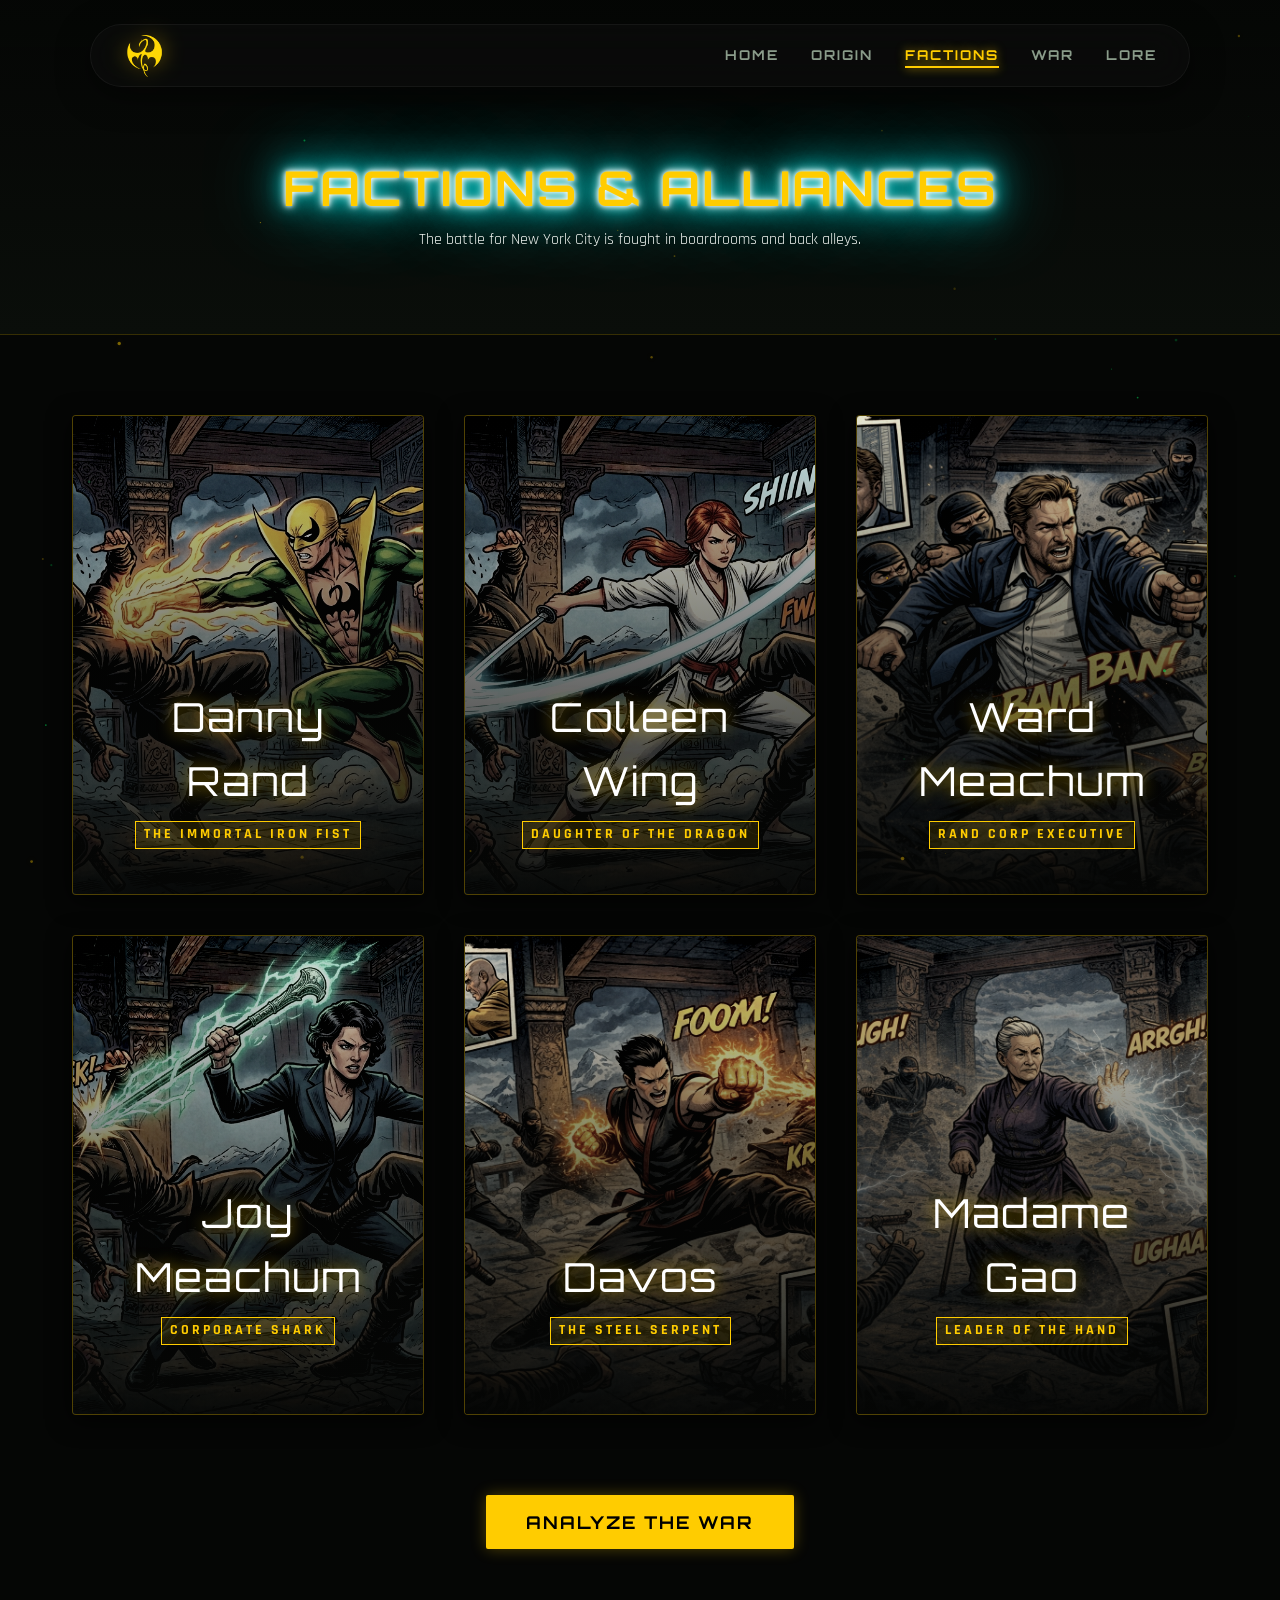
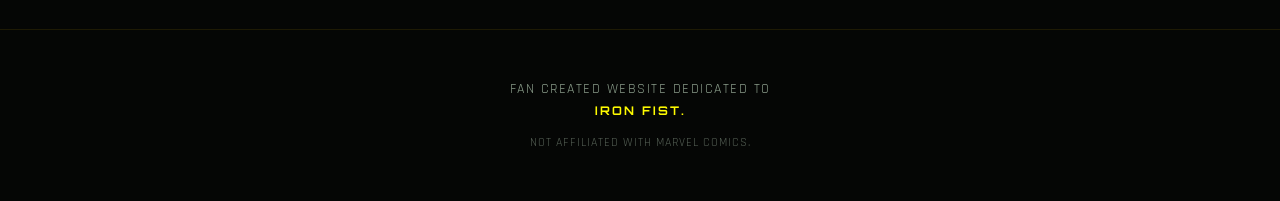
<file: characters.html>
<!DOCTYPE html>
<html lang="en">

<head>
    <meta charset="UTF-8">
    <meta name="viewport" content="width=device-width, initial-scale=1.0">
    <title>Iron Fist | Factions</title>
    <link rel="icon" type="image/png" href="Assets\iron-fist-icon-4.png">
    <link rel=" stylesheet" href="css/style.css">

    <style>
        .glow-text {
            font-size: 3rem;
            color: #fff;
            text-align: center;
            /* Initial glow */
            text-shadow: 0 0 5px #fff,
                0 0 10px #fff,
                0 0 20px #0ff,
                0 0 40px #0ff,
                0 0 80px #0ff;
            /* Animation */
            animation: glow 1.5s ease-in-out infinite alternate;
        }

        /* Keyframes for glowing animation */
        @keyframes glow {
            from {
                text-shadow: 0 0 4px #fffb00,
                    0 0 8px #d9ff00,
                    0 0 16px rgb(208, 255, 0),
                    0 0 32px rgb(255, 230, 0),
                    0 0 64px rgb(255, 255, 255);
            }

            to {
                text-shadow: 0 0 8px #000000,
                    0 0 16px rgb(0, 0, 0),
                    0 0 32px rgb(0, 0, 0),
                    0 0 64px rgb(0, 0, 0),
                    0 0 128px rgb(0, 0, 0);
            }
        }

        .page-header {
            padding-top: 150px;
            padding-bottom: 50px;
            text-align: center;
            background: linear-gradient(to bottom, rgba(5, 6, 5, 0.9), var(--bg-dark));
            border-bottom: 1px solid rgba(255, 204, 0, 0.2);
        }

        .page-header h1 {
            font-size: clamp(3rem, 6vw, 5rem);
            color: var(--primary-gold);
            text-shadow: 0 0 20px var(--primary-gold-glow), 0 0 40px var(--primary-gold);
            margin-bottom: 1rem;
        }

        .character-grid {
            display: grid;
            grid-template-columns: repeat(auto-fill, minmax(320px, 1fr));
            gap: 2.5rem;
            padding: 5rem 0;
        }

        .character-card {
            position: relative;
            height: 480px;
            border-radius: 4px;
            overflow: hidden;
            cursor: pointer;
            box-shadow: 0 5px 25px rgba(0, 0, 0, 0.8);
            transition: var(--transition-medium);
            background: #050605;
            border: 1px solid rgba(255, 204, 0, 0.3);
            transform-style: preserve-3d;
        }

        .character-img {
            width: 100%;
            height: 100%;
            object-fit: cover;
            filter: contrast(120%) grayscale(40%);
            transition: var(--transition-slow);
            opacity: 0.9;
        }

        .character-card:hover .character-img {
            transform: scale(1.1);
            filter: contrast(140%) grayscale(0%);
            opacity: 1;
        }

        .character-card::after {
            content: '';
            position: absolute;
            top: 0;
            left: 0;
            right: 0;
            bottom: 0;
            background: linear-gradient(to top, rgba(5, 6, 5, 0.95) 0%, rgba(5, 6, 5, 0.4) 60%, transparent 100%);
            z-index: 2;
        }

        .character-card:hover::after {
            background: linear-gradient(to top, rgba(20, 16, 0, 0.95) 0%, rgba(10, 8, 0, 0.5) 60%, transparent 100%);
        }

        .character-info {
            position: absolute;
            bottom: 0;
            left: 0;
            width: 100%;
            padding: 2rem;
            z-index: 3;
            transform: translateY(100px);
            transition: var(--transition-medium);
            text-align: center;
        }

        .character-card:hover .character-info {
            transform: translateY(0);
        }

        .character-name {
            font-family: var(--font-heading);
            font-size: 2.5rem;
            color: #fff;
            margin-bottom: 0.5rem;
            text-shadow: 0 0 15px var(--primary-gold-glow);
            letter-spacing: 2px;
        }

        .character-status {
            font-family: var(--font-body);
            font-size: 0.85rem;
            color: var(--primary-gold);
            text-transform: uppercase;
            letter-spacing: 3px;
            font-weight: 800;
            margin-bottom: 1rem;
            background: rgba(255, 204, 0, 0.1);
            display: inline-block;
            padding: 2px 8px;
            border: 1px solid var(--primary-gold);
        }

        .character-desc {
            font-size: 0.95rem;
            color: #ccc;
            opacity: 0;
            transition: var(--transition-medium);
            line-height: 1.6;
            font-weight: bold;
            text-shadow: 1px 1px 3px #000;
        }

        .character-card:hover .character-desc {
            opacity: 1;
            transition-delay: 0.1s;
        }

        .character-card.animate-on-scroll {
            opacity: 0;
            transform: translateY(50px);
            transition: all 0.6s ease-out;
        }

        .character-card.animate-on-scroll.visible {
            opacity: 1;
            transform: translateY(0);
        }

        /* === MOBILE === */
        @media (max-width: 768px) {
            .character-grid {
                grid-template-columns: 1fr;
                gap: 1.5rem;
                padding: 2rem 0;
            }

            .character-card {
                height: auto;
                min-height: 340px;
            }

            /* Always show info on touch devices */
            .character-info {
                transform: translateY(0);
                background: linear-gradient(to top, rgba(5, 6, 5, 0.98) 0%, rgba(5, 6, 5, 0.6) 80%, transparent 100%);
            }

            .character-desc {
                opacity: 1;
            }

            .character-name {
                font-size: 1.6rem;
            }
        }
    </style>
</head>

<body>

    <nav>
        <div class="nav-container">
            <a href="index.html" class="nav-logo-link">
                <img src="Assets\iron-fist-icon-4.png" width="60" height="42" alt="Site Logo" class="logo">
            </a>
            <button class="hamburger" id="hamburger" aria-label="Toggle navigation">
                <span></span><span></span><span></span>
            </button>
            <ul class="nav-links" id="nav-links">
                <li><a href="index.html">Home</a></li>
                <li><a href="the origin.html">Origin</a></li>
                <li><a href="characters.html" class="active">Factions</a></li>
                <li><a href="the war.html">War</a></li>
                <li><a href="the lore.html">Lore</a></li>
            </ul>
        </div>
    </nav>

    <header class="page-header">
        <div class="container">
            <h2 class="animate-on-scroll glow-text" style="color: #ffcc00;">Factions & Alliances</h2>
            <p class="animate-on-scroll delay-1" style="max-width: 600px; margin: 0 auto; padding-bottom: 2rem;">The
                battle for New York City is fought in boardrooms and back alleys.</p>
        </div>
    </header>

    <main class="container">
        <div class="character-grid">

            <div class="character-card animate-on-scroll">
                <img src="Assets\Characters\Danny Rand.png" alt="Danny Rand" class="character-img">
                <div class="character-info">
                    <div class="character-name">Danny Rand</div>
                    <div class="character-status">The Immortal Iron Fist</div>
                    <div class="character-desc">Orphaned billionaire who survived a plane crash, trained in the mystical
                        city of K'un-Lun for 15 years, and defeated a dragon to earn the power of the Iron Fist.</div>
                </div>
            </div>

            <div class="character-card animate-on-scroll delay-1">
                <img src="Assets\Characters\Colleen Wing.png" alt="Colleen Wing" class="character-img">
                <div class="character-info">
                    <div class="character-name">Colleen Wing</div>
                    <div class="character-status">Daughter of the Dragon</div>
                    <div class="character-desc">A fierce martial arts instructor running the Chikara Dojo in NYC. She
                        wields a custom white katana and brutally protects her city from gang warfare.</div>
                </div>
            </div>

            <div class="character-card animate-on-scroll delay-2">
                <img src="Assets\Characters\Ward Meachumcan1.png" alt="Ward Meachum" class="character-img">
                <div class="character-info">
                    <div class="character-name">Ward Meachum</div>
                    <div class="character-status">Rand Corp Executive</div>
                    <div class="character-desc">Danny's skeptical childhood friend who now runs Rand Enterprises. He
                        struggles with substance abuse while secretly covering up his father's undead existence.</div>
                </div>
            </div>

            <div class="character-card animate-on-scroll">
                <img src="Assets\Characters\Joy Meachum.png" alt="Joy Meachum" class="character-img">
                <div class="character-info">
                    <div class="character-name">Joy Meachum</div>
                    <div class="character-status">Corporate Shark</div>
                    <div class="character-desc">Co-CEO of Rand Enterprises. Initially ruthless in rejecting Danny's
                        return, her loyalties are constantly tested between her brother, her presumed-dead father, and
                        her childhood friend.</div>
                </div>
            </div>

            <div class="character-card animate-on-scroll delay-1">
                <img src="Assets\Characters\Davos.png" alt="Davos" class="character-img">
                <div class="character-info">
                    <div class="character-name">Davos</div>
                    <div class="character-status">The Steel Serpent</div>
                    <div class="character-desc">Danny's brother-in-arms in K'un-Lun. Infuriated that Danny abandoned his
                        post after winning the Iron Fist, Davos seeks to violently rip the power from him and execute
                        his own bloody justice.</div>
                </div>
            </div>

            <div class="character-card animate-on-scroll delay-2">
                <img src="Assets\Characters\Madame Gao.png" alt="Madame Gao" class="character-img">
                <div class="character-info">
                    <div class="character-name">Madame Gao</div>
                    <div class="character-status">Leader of The Hand</div>
                    <div class="character-desc">An ancient, deceptively frail woman leading the supernatural ninja
                        syndicate known as The Hand. She controls massive narcotics operations and wields deadly
                        telekinetic martial arts.</div>
                </div>
            </div>

        </div>

        <div class="text-center animate-on-scroll" style="margin-bottom: 5rem;">
            <button class="btn" onclick="window.location.href='the war.html'">Analyze the War</button>
        </div>
    </main>

    <script src="js/main.js"></script>

    <footer>
        <div class="footer-text">
            Fan created website dedicated to <h5 style="color: #fffb00;">Iron Fist.</h5>
            <span class="footer-disclaimer">Not affiliated with Marvel Comics.</span>
        </div>
    </footer>

</body>


</html>
</file>
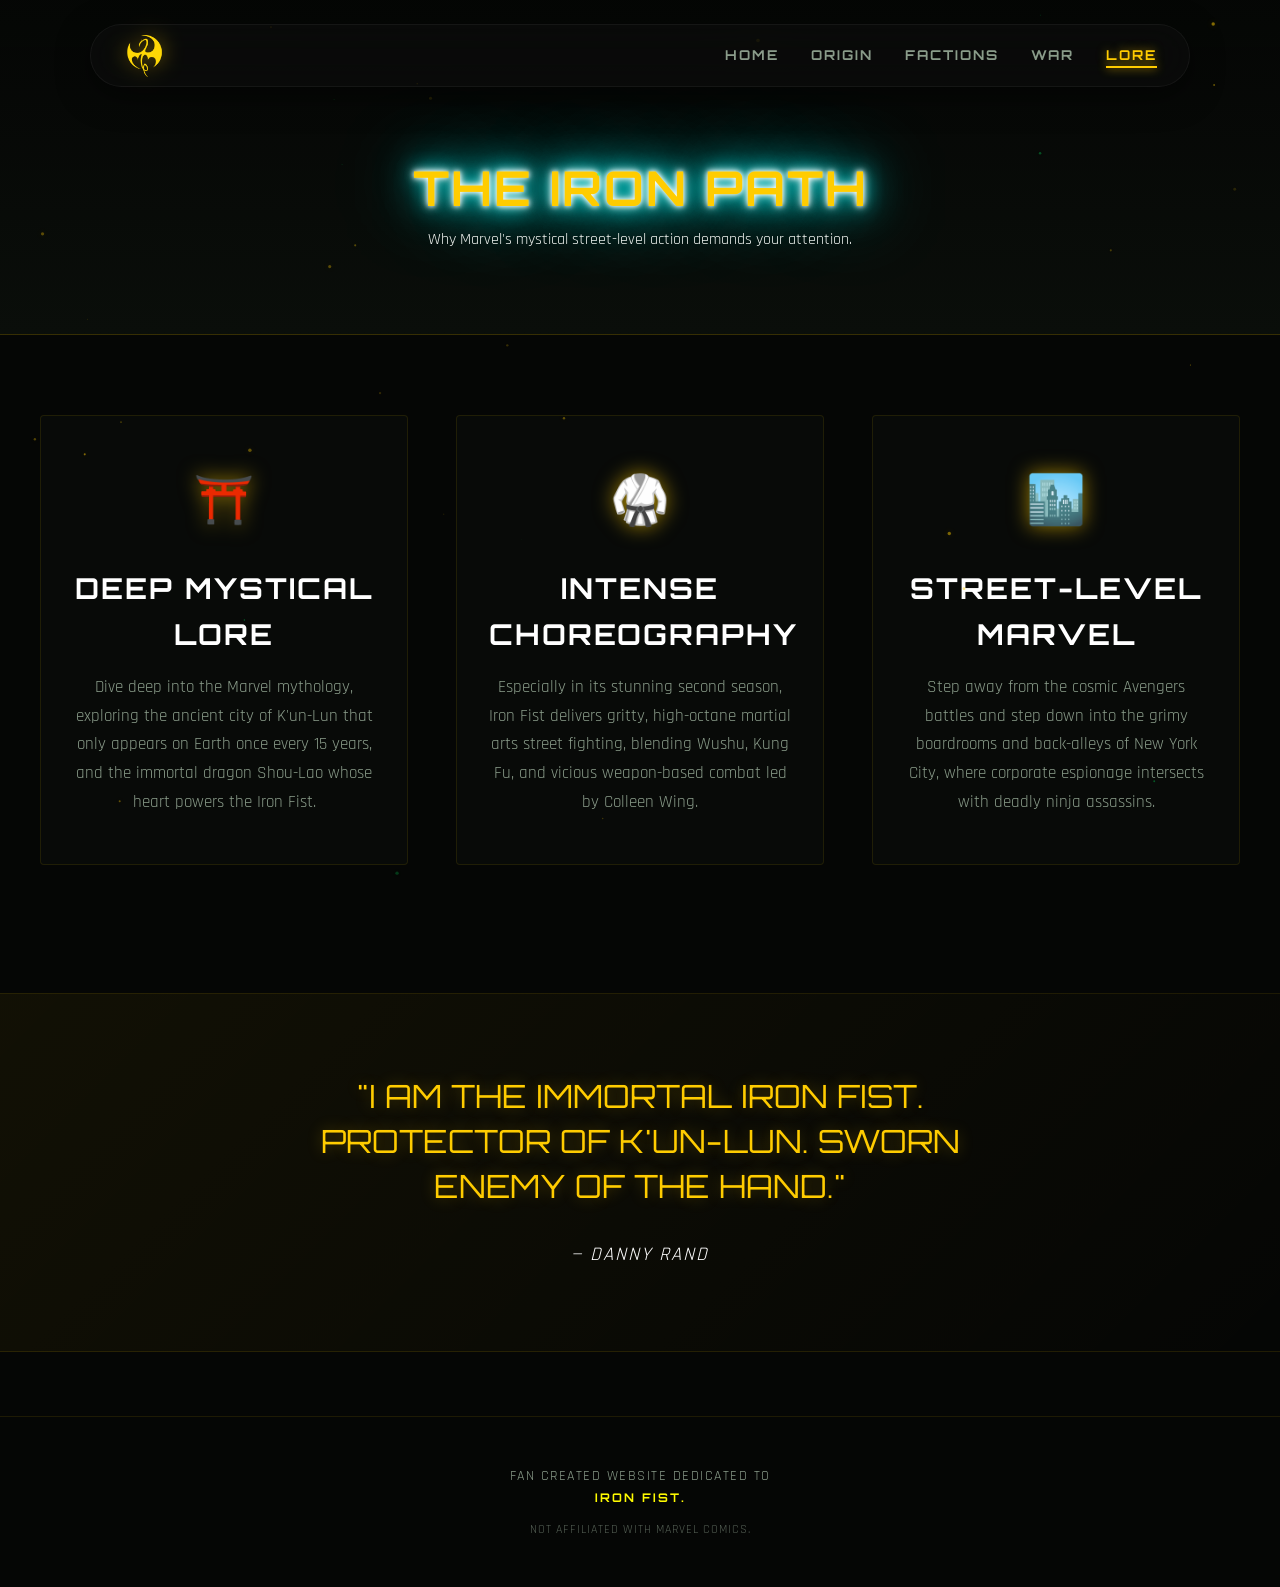
<file: the lore.html>
<!DOCTYPE html>
<html lang="en">

<head>
    <meta charset="UTF-8">
    <meta name="viewport" content="width=device-width, initial-scale=1.0">
    <title>Iron Fist | The Lore</title>
    <link rel="icon" type="image/png" href="Assets\iron-fist-icon-4.png">
    <link rel="stylesheet" href="css/style.css">

    <style>
        .page-header {
            padding-top: 150px;
            padding-bottom: 50px;
            text-align: center;
            background: linear-gradient(to bottom, rgba(5, 6, 5, 0.9), var(--bg-dark));
            border-bottom: 1px solid rgba(255, 204, 0, 0.2);
        }

        .page-header h1 {
            font-size: clamp(3rem, 6vw, 5rem);
            color: var(--primary-gold);
            text-shadow: 0 0 20px var(--primary-gold-glow), 0 0 40px var(--primary-gold);
            margin-bottom: 1rem;
        }

        .features-grid {
            display: grid;
            grid-template-columns: repeat(auto-fit, minmax(300px, 1fr));
            gap: 3rem;
            padding: 5rem 0;
        }

        .feature-card {
            background: rgba(10, 14, 10, 0.6);
            padding: 3rem 2rem;
            text-align: center;
            border-radius: 4px;
            border: 1px solid rgba(255, 204, 0, 0.1);
            transition: var(--transition-medium);
        }

        .feature-card:hover {
            transform: translateY(-10px);
            background: rgba(20, 20, 15, 0.9);
            border-color: rgba(255, 204, 0, 0.6);
            box-shadow: 0 10px 40px rgba(255, 204, 0, 0.15);
        }

        .feature-icon {
            font-size: 3rem;
            color: var(--primary-gold);
            margin-bottom: 1.5rem;
            display: inline-block;
            text-shadow: 0 0 20px var(--primary-gold-glow);
        }

        .feature-card h3 {
            color: #fff;
            font-size: 1.8rem;
            margin-bottom: 1rem;
        }

        .feature-card p {
            color: var(--text-muted);
            font-size: 1.05rem;
            line-height: 1.7;
        }

        .review-section {
            background: linear-gradient(135deg, rgba(255, 204, 0, 0.05), transparent);
            padding: 5rem 0;
            border-top: 1px solid rgba(255, 204, 0, 0.1);
            border-bottom: 1px solid rgba(255, 204, 0, 0.1);
            margin: 3rem 0;
        }

        .quote {
            max-width: 800px;
            margin: 0 auto;
            text-align: center;
        }

        .quote blockquote {
            font-size: 2rem;
            font-family: var(--font-heading);
            color: var(--primary-gold);
            line-height: 1.4;
            margin-bottom: 2rem;
            text-shadow: 0 0 15px rgba(255, 204, 0, 0.3);
        }

        .quote cite {
            color: #fff;
            font-family: var(--font-body);
            font-size: 1.2rem;
            letter-spacing: 2px;
            text-transform: uppercase;
        }

        .glow-text {
            font-size: 3rem;
            color: #fff;
            text-align: center;
            /* Initial glow */
            text-shadow: 0 0 5px #fff,
                0 0 10px #fff,
                0 0 20px #0ff,
                0 0 40px #0ff,
                0 0 80px #0ff;
            /* Animation */
            animation: glow 1.5s ease-in-out infinite alternate;
        }

        /* Keyframes for glowing animation */
        @keyframes glow {
            from {
                text-shadow: 0 0 4px #fffb00,
                    0 0 8px #d9ff00,
                    0 0 16px rgb(208, 255, 0),
                    0 0 32px rgb(255, 230, 0),
                    0 0 64px rgb(255, 255, 255);
            }

            to {
                text-shadow: 0 0 8px #000000,
                    0 0 16px rgb(0, 0, 0),
                    0 0 32px rgb(0, 0, 0),
                    0 0 64px rgb(0, 0, 0),
                    0 0 128px rgb(0, 0, 0);
            }
        }

        /* === MOBILE === */
        @media (max-width: 768px) {
            .features-grid {
                grid-template-columns: 1fr;
                gap: 1.5rem;
                padding: 2rem 0;
            }

            .feature-card {
                padding: 2rem 1.5rem;
            }

            .feature-card h3 {
                font-size: 1.3rem;
            }

            .quote blockquote {
                font-size: 1.2rem;
                padding: 0 0.5rem;
            }

            .review-section {
                padding: 3rem 0;
            }
        }
    </style>
</head>

<body>

    <nav>
        <div class="nav-container">
            <a href="index.html" class="nav-logo-link">
                <img src="Assets\iron-fist-icon-4.png" width="60" height="42" alt="Site Logo" class="logo">
            </a>
            <button class="hamburger" id="hamburger" aria-label="Toggle navigation">
                <span></span><span></span><span></span>
            </button>
            <ul class="nav-links" id="nav-links">
                <li><a href="index.html">Home</a></li>
                <li><a href="the origin.html">Origin</a></li>
                <li><a href="characters.html">Factions</a></li>
                <li><a href="the war.html">War</a></li>
                <li><a href="the lore.html" class="active">Lore</a></li>
            </ul>
        </div>
    </nav>

    <header class="page-header">
        <div class="container">
            <h2 class="animate-on-scroll glow-text" style="color: #ffcc00;">The Iron Path</h2>
            <p class="animate-on-scroll delay-1" style="max-width: 600px; margin: 0 auto; padding-bottom: 2rem;">Why
                Marvel's mystical street-level action demands your attention.</p>
        </div>
    </header>

    <main>
        <section class="container features-grid">
            <div class="feature-card animate-on-scroll">
                <div class="feature-icon">⛩️</div>
                <h3>Deep Mystical Lore</h3>
                <p>Dive deep into the Marvel mythology, exploring the ancient city of K'un-Lun that
                    only appears on
                    Earth once every 15 years, and the immortal dragon Shou-Lao whose heart powers the Iron Fist.</p>
            </div>

            <div class="feature-card animate-on-scroll delay-1">
                <div class="feature-icon">🥋</div>
                <h3>Intense Choreography</h3>
                <p>Especially in its stunning second season, Iron Fist delivers gritty, high-octane
                    martial arts street
                    fighting, blending Wushu, Kung Fu, and vicious weapon-based combat led by Colleen Wing.</p>
            </div>

            <div class="feature-card animate-on-scroll delay-2">
                <div class="feature-icon">🏙️</div>
                <h3>Street-Level Marvel</h3>
                <p>Step away from the cosmic Avengers battles and step down into the grimy boardrooms
                    and back-alleys of
                    New York City, where corporate espionage intersects with deadly ninja assassins.</p>
            </div>
        </section>

        <section class="review-section">
            <div class="container quote animate-on-scroll">
                <blockquote>"I AM THE IMMORTAL IRON FIST. PROTECTOR OF K'UN-LUN. SWORN ENEMY OF THE HAND."</blockquote>
                <cite>— Danny Rand</cite>
            </div>
        </section>

    </main>

    <script src="js/main.js"></script>

    <footer>
        <div class="footer-text">
            Fan created website dedicated to <h5 style="color: #fffb00;">Iron Fist.</h5>
            <span class="footer-disclaimer">Not affiliated with Marvel Comics.</span>
        </div>
    </footer>

</body>


</html>
</file>
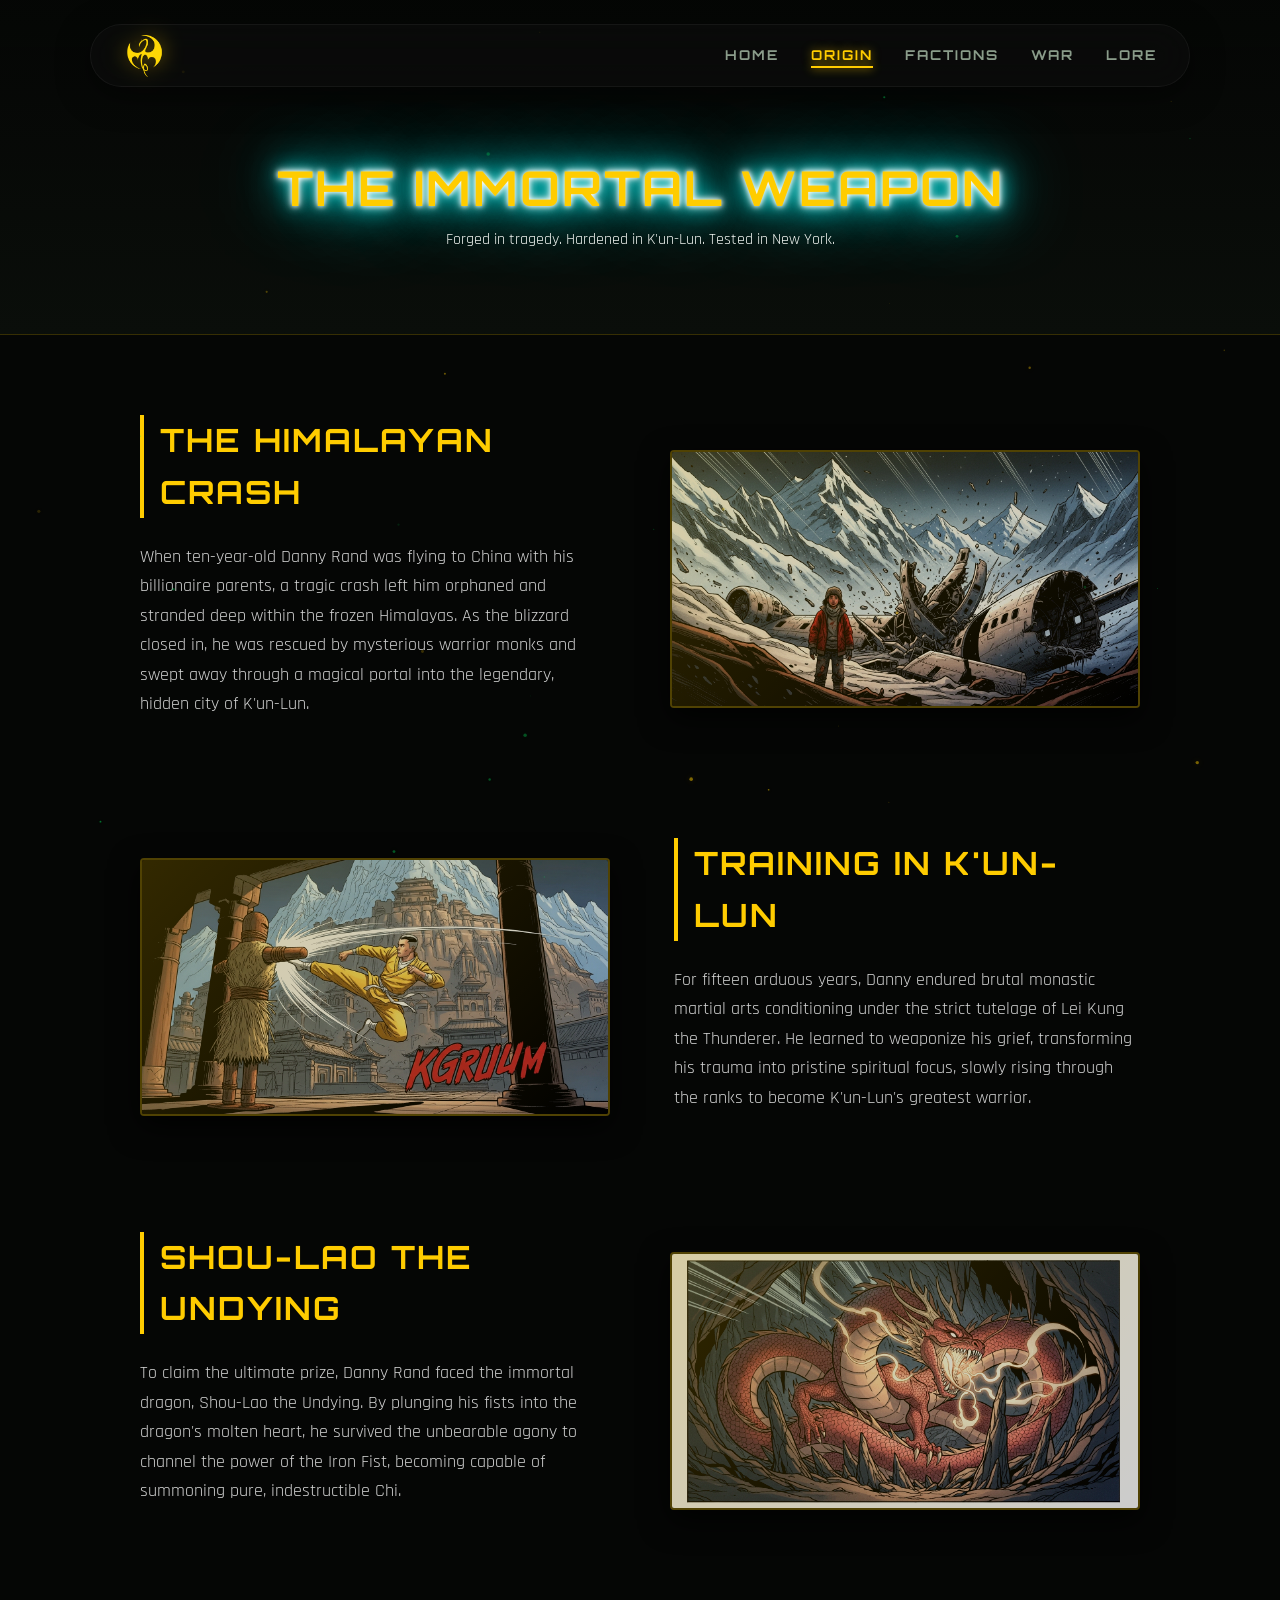
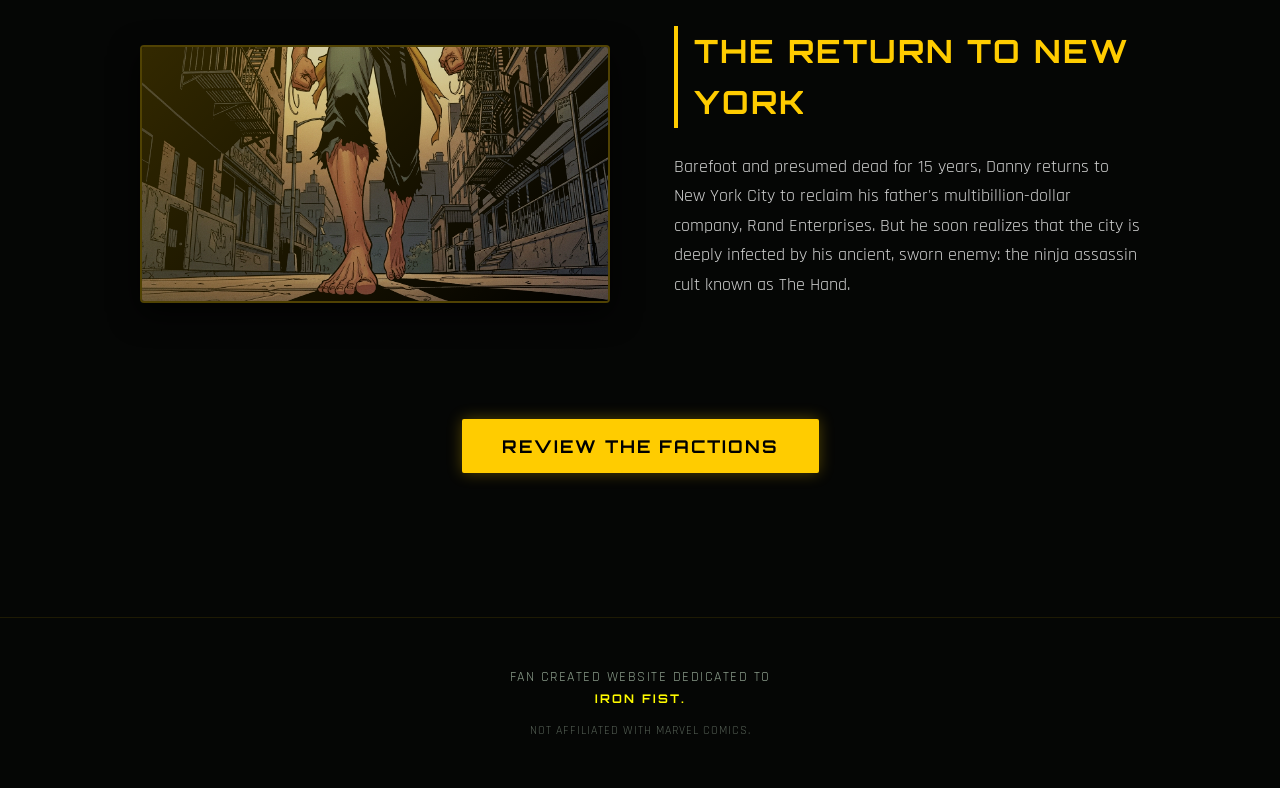
<file: the origin.html>
<!DOCTYPE html>
<html lang="en">

<head>
    <meta charset="UTF-8">
    <meta name="viewport" content="width=device-width, initial-scale=1.0">
    <title>Iron Fist | The Origin</title>
    <link rel="icon" type="image/png" href="Assets\iron-fist-icon-4.png">
    <link rel="stylesheet" href="css/style.css">

    <style>
        .page-header {
            padding-top: 150px;
            padding-bottom: 50px;
            text-align: center;
            background: linear-gradient(to bottom, rgba(5, 6, 5, 0.9), var(--bg-dark));
            border-bottom: 1px solid rgba(255, 204, 0, 0.2);
        }

        .page-header h1 {
            font-size: clamp(3rem, 6vw, 5rem);
            color: var(--primary-gold);
            text-shadow: 0 0 20px var(--primary-gold-glow), 0 0 40px var(--primary-gold);
            margin-bottom: 1rem;
        }

        .story-section {
            padding: 5rem 0;
            max-width: 1000px;
            margin: 0 auto;
        }

        .story-block {
            display: flex;
            align-items: center;
            gap: 4rem;
            margin-bottom: 6rem;
        }

        .story-block:nth-child(even) {
            flex-direction: row-reverse;
        }

        .story-text {
            flex: 1;
        }

        .story-text h2 {
            color: var(--primary-gold);
            font-size: 2rem;
            margin-bottom: 1.5rem;
            border-left: 4px solid var(--primary-gold);
            padding-left: 1rem;
        }

        .story-text p {
            font-size: 1.15rem;
            color: #d0d0d0;
            margin-bottom: 1.5rem;
        }

        .story-img-container {
            flex: 1;
            position: relative;
            border-radius: 4px;
            overflow: hidden;
            box-shadow: 0 10px 30px rgba(0, 0, 0, 0.8);
            border: 2px solid rgba(255, 204, 0, 0.3);
        }

        .story-img {
            width: 100%;
            height: auto;
            display: block;
            transition: var(--transition-slow);
            filter: contrast(120%) brightness(0.8);
        }

        .story-img-container:hover .story-img {
            transform: scale(1.05);
            filter: contrast(140%) brightness(1.1);
        }

        .story-img-container::after {
            content: '';
            position: absolute;
            top: 0;
            left: 0;
            right: 0;
            bottom: 0;
            background: linear-gradient(135deg, rgba(255, 204, 0, 0.2), transparent);
            pointer-events: none;
        }

        @media (max-width: 768px) {

            .story-block,
            .story-block:nth-child(even) {
                flex-direction: column;
                gap: 2rem;
            }

            .story-section {
                padding: 2rem 0;
            }

            .story-block {
                margin-bottom: 3rem;
            }

            .story-text h2 {
                font-size: 1.4rem;
            }

            .story-text p {
                font-size: 1rem;
            }
        }

        .glow-text {
            font-size: 3rem;
            color: #fff;
            text-align: center;
            /* Initial glow */
            text-shadow: 0 0 5px #fff,
                0 0 10px #fff,
                0 0 20px #0ff,
                0 0 40px #0ff,
                0 0 80px #0ff;
            /* Animation */
            animation: glow 1.5s ease-in-out infinite alternate;
        }

        /* Keyframes for glowing animation */
        @keyframes glow {
            from {
                text-shadow: 0 0 4px #fffb00,
                    0 0 8px #d9ff00,
                    0 0 16px rgb(208, 255, 0),
                    0 0 32px rgb(255, 230, 0),
                    0 0 64px rgb(255, 255, 255);
            }

            to {
                text-shadow: 0 0 8px #000000,
                    0 0 16px rgb(0, 0, 0),
                    0 0 32px rgb(0, 0, 0),
                    0 0 64px rgb(0, 0, 0),
                    0 0 128px rgb(0, 0, 0);
            }
        }
    </style>
</head>

<body>

    <nav>
        <div class="nav-container">
            <a href="index.html" class="nav-logo-link">
                <img src="Assets\iron-fist-icon-4.png" width="60" height="42" alt="Site Logo" class="logo">
            </a>
            <button class="hamburger" id="hamburger" aria-label="Toggle navigation">
                <span></span><span></span><span></span>
            </button>
            <ul class="nav-links" id="nav-links">
                <li><a href="index.html">Home</a></li>
                <li><a href="the origin.html" class="active">Origin</a></li>
                <li><a href="characters.html">Factions</a></li>
                <li><a href="the war.html">War</a></li>
                <li><a href="the lore.html">Lore</a></li>
            </ul>
        </div>
    </nav>

    <header class="page-header">
        <div class="container">
            <h2 class="animate-on-scroll glow-text" style="color: #ffcc00;">The Immortal Weapon</h2>
            <p style="max-width: 600px; margin: 0 auto; padding-bottom: 2rem;">Forged in tragedy. Hardened in K'un-Lun.
                Tested in New York.</p>
        </div>
    </header>

    <section class="story-section container">

        <div class="story-block animate-on-scroll">
            <div class="story-text">
                <h2>The Himalayan Crash</h2>
                <p>When ten-year-old Danny Rand was flying to China with his billionaire parents, a tragic crash left
                    him orphaned and stranded deep within the frozen Himalayas. As the blizzard closed in, he was
                    rescued by mysterious warrior monks and swept away through a magical portal into the legendary,
                    hidden city of K'un-Lun.</p>
            </div>
            <div class="story-img-container">
                <img src="Assets\Origin\The Himalayan Crash.jpeg" alt="Snowy Mountains" class="story-img">
            </div>
        </div>

        <div class="story-block animate-on-scroll">
            <div class="story-text">
                <h2>Training in K'un-Lun</h2>
                <p>For fifteen arduous years, Danny endured brutal monastic martial arts conditioning under the strict
                    tutelage of Lei Kung the Thunderer. He learned to weaponize his grief, transforming his trauma into
                    pristine spiritual focus, slowly rising through the ranks to become K'un-Lun's greatest warrior.</p>
            </div>
            <div class="story-img-container">
                <img src="Assets\Origin\Training in K'un-Lun.jfif" alt="Dojo Training" class="story-img">
            </div>
        </div>

        <div class="story-block animate-on-scroll">
            <div class="story-text">
                <h2>Shou-Lao the Undying</h2>
                <p>To claim the ultimate prize, Danny Rand faced the immortal dragon, Shou-Lao the Undying. By plunging
                    his fists into the dragon's molten heart, he survived the unbearable agony to channel the power of
                    the Iron Fist, becoming capable of summoning pure, indestructible Chi.</p>
            </div>
            <div class="story-img-container">
                <img src="Assets\Origin\Shou-Lao the Undying.jpeg" alt="Glowing Fire" class="story-img">
            </div>
        </div>

        <div class="story-block animate-on-scroll">
            <div class="story-text">
                <h2>The Return to New York</h2>
                <p>Barefoot and presumed dead for 15 years, Danny returns to New York City to reclaim his father's
                    multibillion-dollar company, Rand Enterprises. But he soon realizes that the city is deeply infected
                    by his ancient, sworn enemy: the ninja assassin cult known as The Hand.</p>
            </div>
            <div class="story-img-container">
                <img src="Assets\Origin\The Return to New York.jfif" alt="New York Skyline" class="story-img">
            </div>
        </div>

        <div class="text-center animate-on-scroll" style="margin-top: 4rem;">
            <button class="btn" onclick="window.location.href='characters.html'">Review the Factions</button>
        </div>

    </section>

    <script src="js/main.js"></script>

    <footer>
        <div class="footer-text">
            Fan created website dedicated to <h5 style="color: #fffb00;">Iron Fist.</h5>
            <span class="footer-disclaimer">Not affiliated with Marvel Comics.</span>
        </div>
    </footer>

</body>


</html>
</file>
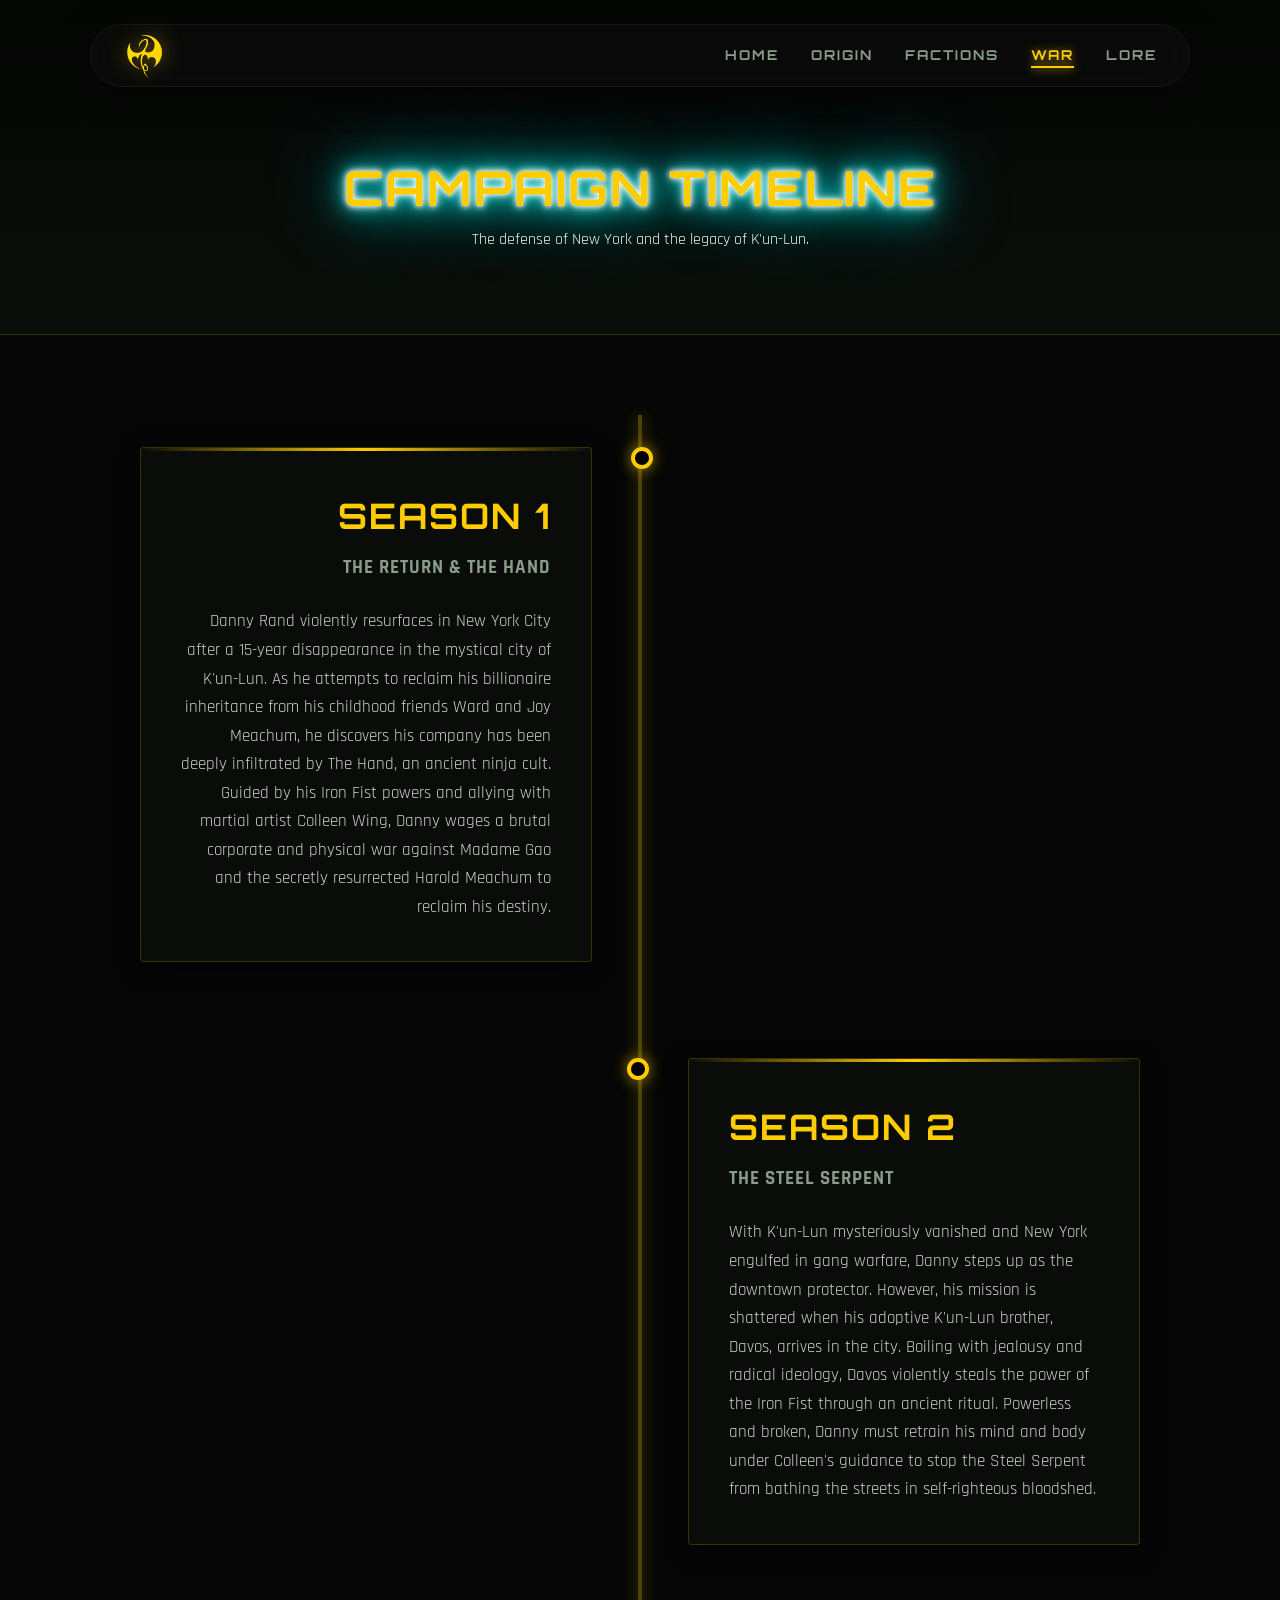
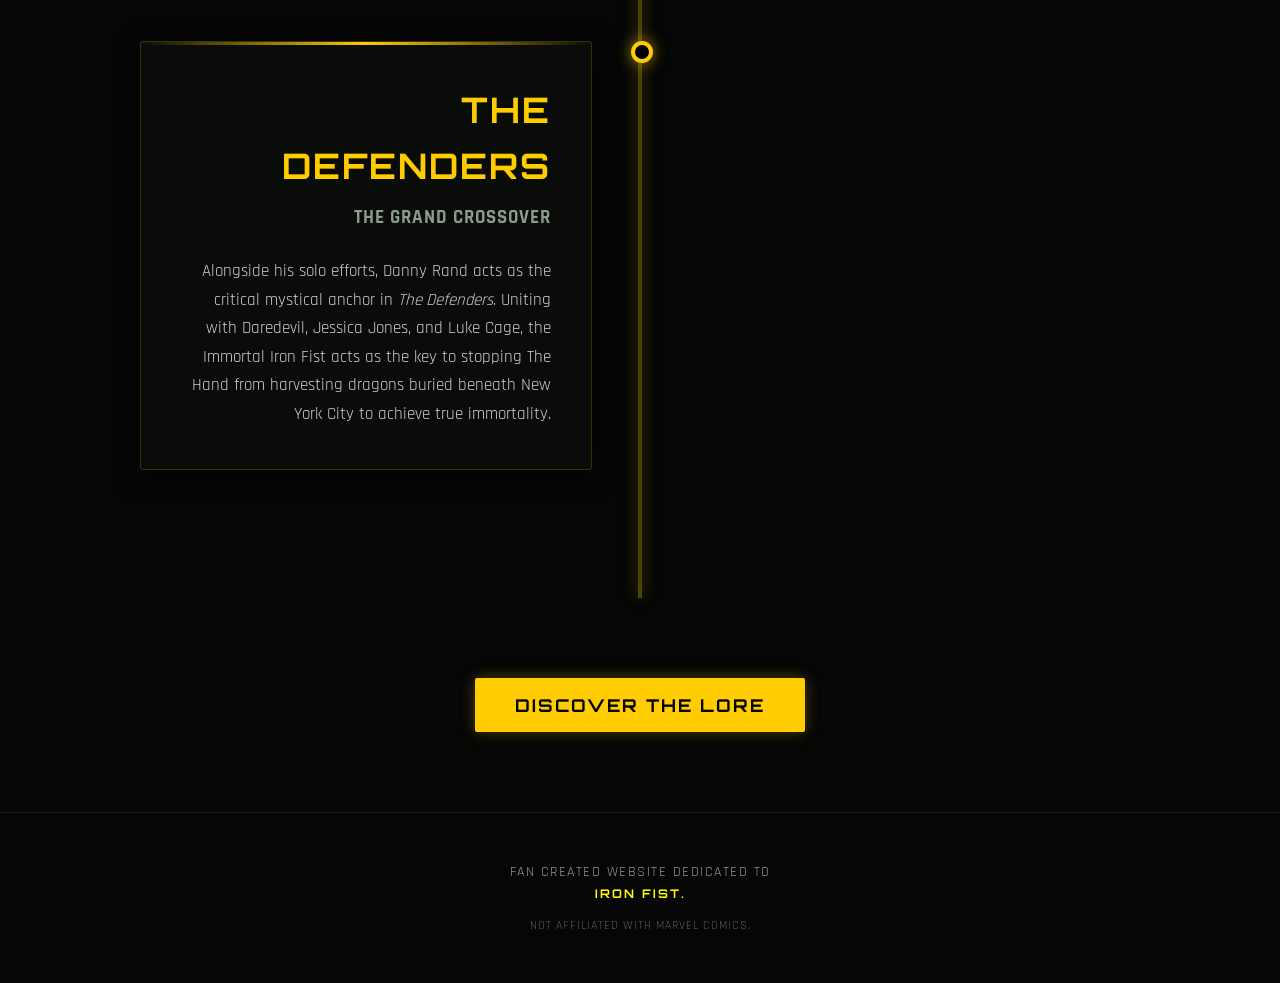
<file: the war.html>
<!DOCTYPE html>
<html lang="en">

<head>
    <meta charset="UTF-8">
    <meta name="viewport" content="width=device-width, initial-scale=1.0">
    <title>Iron Fist | The War</title>
    <link rel="icon" type="image/png" href="Assets\iron-fist-icon-4.png">
    <link rel="stylesheet" href="css/style.css">

    <style>
        .page-header {
            padding-top: 150px;
            padding-bottom: 50px;
            text-align: center;
            background: linear-gradient(to bottom, rgba(5, 6, 5, 0.9), var(--bg-dark));
            border-bottom: 1px solid rgba(255, 204, 0, 0.2);
        }

        .page-header h1 {
            font-size: clamp(3rem, 6vw, 5rem);
            color: var(--primary-gold);
            text-shadow: 0 0 20px var(--primary-gold-glow), 0 0 40px var(--primary-gold);
            margin-bottom: 1rem;
        }

        .timeline {
            position: relative;
            max-width: 1000px;
            margin: 5rem auto;
            padding: 2rem 0;
        }

        .timeline::before {
            content: '';
            position: absolute;
            top: 0;
            left: 50%;
            transform: translateX(-50%);
            width: 4px;
            height: 100%;
            background: rgba(255, 204, 0, 0.3);
            box-shadow: 0 0 15px rgba(255, 204, 0, 0.4);
        }

        .timeline-item {
            position: relative;
            margin-bottom: 6rem;
            width: 50%;
            padding-right: 3rem;
            text-align: right;
        }

        .timeline-item:nth-child(even) {
            margin-left: 50%;
            padding-right: 0;
            padding-left: 3rem;
            text-align: left;
        }

        .timeline-dot {
            position: absolute;
            top: 0;
            right: -13px;
            width: 22px;
            height: 22px;
            background: #000;
            border: 4px solid var(--primary-gold);
            border-radius: 50%;
            z-index: 2;
            box-shadow: 0 0 15px var(--primary-gold-glow);
        }

        .timeline-item:nth-child(even) .timeline-dot {
            left: -13px;
            right: auto;
        }

        .season-card {
            background: rgba(10, 14, 10, 0.8);
            border: 1px solid rgba(255, 204, 0, 0.2);
            padding: 2.5rem;
            border-radius: 4px;
            box-shadow: 0 5px 25px rgba(0, 0, 0, 0.8);
            transition: var(--transition-medium);
            position: relative;
            overflow: hidden;
        }

        .season-card::before {
            content: '';
            position: absolute;
            top: 0;
            left: 0;
            right: 0;
            height: 3px;
            background: linear-gradient(90deg, transparent, var(--primary-gold), transparent);
        }

        .season-card:hover {
            transform: translateY(-5px);
            border-color: rgba(255, 204, 0, 0.6);
            box-shadow: 0 10px 40px rgba(255, 204, 0, 0.15);
        }

        .season-card h2 {
            color: var(--primary-gold);
            font-size: 2.2rem;
            margin-bottom: 0.5rem;
        }

        .season-card h3 {
            color: #fff;
            font-family: var(--font-body);
            font-size: 1.2rem;
            margin-bottom: 1.5rem;
            letter-spacing: 1px;
            color: var(--text-muted);
        }

        .season-card p {
            color: #d0d0d0;
            font-size: 1.05rem;
            line-height: 1.7;
        }

        @media (max-width: 768px) {
            .timeline::before {
                left: 30px;
            }

            .timeline-item {
                width: 100%;
                padding-left: 80px;
                padding-right: 0;
                text-align: left;
            }

            .timeline-item:nth-child(even) {
                margin-left: 0;
            }

            .timeline-dot {
                left: 18px;
                right: auto;
            }
        }

        .glow-text {
            font-size: 3rem;
            color: #fff;
            text-align: center;
            /* Initial glow */
            text-shadow: 0 0 5px #fff,
                0 0 10px #fff,
                0 0 20px #0ff,
                0 0 40px #0ff,
                0 0 80px #0ff;
            /* Animation */
            animation: glow 1.5s ease-in-out infinite alternate;
        }

        /* Keyframes for glowing animation */
        @keyframes glow {
            from {
                text-shadow: 0 0 4px #fffb00,
                    0 0 8px #d9ff00,
                    0 0 16px rgb(208, 255, 0),
                    0 0 32px rgb(255, 230, 0),
                    0 0 64px rgb(255, 255, 255);
            }

            to {
                text-shadow: 0 0 8px #000000,
                    0 0 16px rgb(0, 0, 0),
                    0 0 32px rgb(0, 0, 0),
                    0 0 64px rgb(0, 0, 0),
                    0 0 128px rgb(0, 0, 0);
            }
        }
    </style>
</head>

<body>

    <nav>
        <div class="nav-container">
            <a href="index.html" class="nav-logo-link">
                <img src="Assets\iron-fist-icon-4.png" width="60" height="42" alt="Site Logo" class="logo">
            </a>
            <button class="hamburger" id="hamburger" aria-label="Toggle navigation">
                <span></span><span></span><span></span>
            </button>
            <ul class="nav-links" id="nav-links">
                <li><a href="index.html">Home</a></li>
                <li><a href="the origin.html">Origin</a></li>
                <li><a href="characters.html">Factions</a></li>
                <li><a href="the war.html" class="active">War</a></li>
                <li><a href="the lore.html">Lore</a></li>
            </ul>
        </div>
    </nav>

    <header class="page-header">
        <div class="container">
            <h2 class="animate-on-scroll glow-text" style="color: #ffcc00;">Campaign Timeline</h2>
            <p class="animate-on-scroll delay-1" style="max-width: 600px; margin: 0 auto; padding-bottom: 2rem;">The
                defense of New York and the legacy of K'un-Lun.</p>
        </div>
    </header>

    <main class="container">
        <div class="timeline">

            <div class="timeline-item animate-on-scroll">
                <div class="timeline-dot"></div>
                <div class="season-card">
                    <h2>Season 1</h2>
                    <h3>The Return & The Hand</h3>
                    <p>Danny Rand violently resurfaces in New York City after a 15-year disappearance in the mystical
                        city of K'un-Lun. As he attempts to reclaim his billionaire inheritance from his childhood
                        friends Ward and Joy Meachum, he discovers his company has been deeply infiltrated by The Hand,
                        an ancient ninja cult. Guided by his Iron Fist powers and allying with martial artist Colleen
                        Wing, Danny wages a brutal corporate and physical war against Madame Gao and the secretly
                        resurrected Harold Meachum to reclaim his destiny.</p>
                </div>
            </div>

            <div class="timeline-item animate-on-scroll delay-1">
                <div class="timeline-dot"></div>
                <div class="season-card">
                    <h2>Season 2</h2>
                    <h3>The Steel Serpent</h3>
                    <p>With K'un-Lun mysteriously vanished and New York engulfed in gang warfare, Danny steps up as the
                        downtown protector. However, his mission is shattered when his adoptive K'un-Lun brother, Davos,
                        arrives in the city. Boiling with jealousy and radical ideology, Davos violently steals the
                        power of the Iron Fist through an ancient ritual. Powerless and broken, Danny must retrain his
                        mind and body under Colleen's guidance to stop the Steel Serpent from bathing the streets in
                        self-righteous bloodshed.</p>
                </div>
            </div>

            <div class="timeline-item animate-on-scroll delay-2">
                <div class="timeline-dot"></div>
                <div class="season-card">
                    <h2>The Defenders</h2>
                    <h3>The Grand Crossover</h3>
                    <p>Alongside his solo efforts, Danny Rand acts as the critical mystical anchor in <em>The
                            Defenders</em>. Uniting with Daredevil, Jessica Jones, and Luke Cage, the Immortal Iron Fist
                        acts as the key to stopping The Hand from harvesting dragons buried beneath New York City to
                        achieve true immortality.</p>
                </div>
            </div>

        </div>

        <div class="text-center animate-on-scroll" style="margin-bottom: 5rem;">
            <button class="btn" onclick="window.location.href='the lore.html'">Discover the Lore</button>
        </div>
    </main>

    <script src="js/main.js"></script>

    <footer>
        <div class="footer-text">
            Fan created website dedicated to <h5 style="color: #fffb00;">Iron Fist.</h5>
            <span class="footer-disclaimer">Not affiliated with Marvel Comics.</span>
        </div>
    </footer>


</body>


</html>
</file>
<file: css/style.css>
/* Google Fonts */
@import url('https://fonts.googleapis.com/css2?family=Orbitron:wght@700;900&family=Rajdhani:wght@400;600;700&display=swap');

:root {
    /* Color Palette - Iron Fist Theme */
    --primary-gold: #ffcc00;
    /* Chi Energy */
    --primary-gold-glow: rgba(255, 204, 0, 0.6);
    --secondary-green: #00ff66;
    /* Dragon magic */
    --bg-darker: #050605;
    /* Blackish green */
    --bg-dark: #0a0e0a;
    --text-light: #f0f4f0;
    --text-muted: #8a9c8a;

    /* Typography */
    --font-heading: 'Orbitron', sans-serif;
    --font-body: 'Rajdhani', sans-serif;

    /* Variables */
    --transition-fast: 0.2s ease;
    --transition-medium: 0.4s ease;
    --transition-slow: 0.8s ease-out;
}

* {
    margin: 0;
    padding: 0;
    box-sizing: border-box;
}

body {
    font-family: var(--font-body);
    background-color: var(--bg-darker);
    color: var(--text-light);
    line-height: 1.6;
    overflow-x: hidden;
    cursor: default;
}

/* Scrollbar Styling */
::-webkit-scrollbar {
    width: 10px;
}

::-webkit-scrollbar-track {
    background: var(--bg-darker);
}

::-webkit-scrollbar-thumb {
    background: #333;
    border-radius: 5px;
}

::-webkit-scrollbar-thumb:hover {
    background: var(--primary-gold);
    box-shadow: 0 0 10px var(--primary-gold);
}

::selection {
    background: var(--primary-gold-glow);
    color: #000;
}

/* Canvas background wrapper */
#particle-canvas {
    position: fixed;
    top: 0;
    left: 0;
    width: 100%;
    height: 100%;
    pointer-events: none;
    z-index: 1;
}

/* Typography styles */
h1,
h2,
h3,
h4,
h5,
h6 {
    font-family: var(--font-heading);
    letter-spacing: 2px;
    text-transform: uppercase;
}

a {
    text-decoration: none;
    color: inherit;
}

/* Container */
.container {
    max-width: 1200px;
    margin: 0 auto;
    padding: 0 2rem;
}

.btn {
    display: inline-block;
    padding: 1rem 2.5rem;
    font-family: var(--font-heading);
    font-size: 1.1rem;
    font-weight: 700;
    text-transform: uppercase;
    letter-spacing: 2px;
    background: var(--primary-gold);
    color: #000;
    border: none;
    border-radius: 2px;
    cursor: pointer;
    transition: var(--transition-medium);
    box-shadow: 0 0 15px rgba(255, 204, 0, 0.3);
    position: relative;
    overflow: hidden;
}

.btn:hover {
    transform: scale(1.05);
    box-shadow: 0 0 30px var(--primary-gold) !important;
    background: #ffe680;
}

.btn-outline {
    background: rgba(0, 0, 0, 0.5);
    border: 2px solid var(--primary-gold);
    color: var(--primary-gold);
}

.btn-outline:hover {
    background: var(--primary-gold);
    color: #000;
    box-shadow: 0 0 25px var(--primary-gold-glow);
}

/* ===================== NAVIGATION ===================== */
nav {
    position: fixed;
    top: 1.5rem;
    left: 50%;
    transform: translateX(-50%);
    width: 92%;
    max-width: 1100px;
    z-index: 1000;
    background: rgba(15, 15, 15, 0.4);
    backdrop-filter: blur(20px);
    -webkit-backdrop-filter: blur(20px);
    border: 1px solid rgba(255, 255, 255, 0.05);
    border-radius: 50px;
    box-shadow: 0 8px 32px rgba(0, 0, 0, 0.5);
    transition: var(--transition-medium);
}

.nav-container {
    width: 100%;
    margin: 0 auto;
    display: flex;
    justify-content: space-between;
    align-items: center;
    padding: 0.6rem 2rem;
}

.nav-logo-link {
    display: flex;
    align-items: center;
    flex-shrink: 0;
}

.nav-logo,
.logo {
    height: 42px;
    width: auto;
    filter: drop-shadow(0 0 10px rgba(255, 204, 0, 0.5));
    transition: var(--transition-medium);
    mix-blend-mode: screen;
    object-fit: contain;
}

.nav-logo-link:hover .nav-logo,
.nav-logo-link:hover .logo {
    filter: drop-shadow(0 0 15px var(--primary-gold)) brightness(1.2);
    transform: scale(1.05);
}

.nav-links {
    list-style: none;
    display: flex;
    align-items: center;
    gap: 2rem;
    margin: 0;
    padding: 0;
}

.nav-links li a {
    font-family: var(--font-heading);
    font-size: 0.85rem;
    font-weight: 700;
    letter-spacing: 2px;
    text-transform: uppercase;
    color: var(--text-muted);
    transition: var(--transition-fast);
    padding-bottom: 5px;
    position: relative;
}

.nav-links li a.active,
.nav-links li a:hover {
    color: var(--primary-gold);
    text-shadow: 0 0 10px var(--primary-gold-glow);
}

.nav-links li a::after {
    content: '';
    position: absolute;
    bottom: 0;
    left: 0;
    width: 0;
    height: 2px;
    background: var(--primary-gold);
    transition: var(--transition-medium);
    box-shadow: 0 0 10px var(--primary-gold);
}

.nav-links li a.active::after,
.nav-links li a:hover::after {
    width: 100%;
}

/* Hamburger Button */
.hamburger {
    display: none;
    flex-direction: column;
    justify-content: center;
    align-items: center;
    gap: 5px;
    width: 38px;
    height: 38px;
    background: none;
    border: none;
    cursor: pointer;
    padding: 4px;
    z-index: 1100;
    flex-shrink: 0;
}

.hamburger span {
    display: block;
    width: 24px;
    height: 2px;
    background: var(--primary-gold);
    border-radius: 2px;
    transition: all 0.35s ease;
    box-shadow: 0 0 6px var(--primary-gold-glow);
}

/* Hamburger open state */
.hamburger.open span:nth-child(1) {
    transform: translateY(7px) rotate(45deg);
}

.hamburger.open span:nth-child(2) {
    opacity: 0;
    transform: scaleX(0);
}

.hamburger.open span:nth-child(3) {
    transform: translateY(-7px) rotate(-45deg);
}

/* Animations */
@keyframes fadeIn {
    from {
        opacity: 0;
        transform: translateY(20px);
    }

    to {
        opacity: 1;
        transform: translateY(0);
    }
}

.fade-in {
    animation: fadeIn 1s ease-out forwards;
    opacity: 0;
}

.delay-1 {
    animation-delay: 0.4s;
}

.delay-2 {
    animation-delay: 0.8s;
}

.delay-3 {
    animation-delay: 1.2s;
}

/* Chi Energy Pulse */
@keyframes chiPulse {
    0% {
        transform: scale(1);
        filter: brightness(1) drop-shadow(0 0 10px var(--primary-gold-glow));
    }

    50% {
        transform: scale(1.02);
        filter: brightness(1.3) drop-shadow(0 0 25px var(--primary-gold));
    }

    100% {
        transform: scale(1);
        filter: brightness(1) drop-shadow(0 0 10px var(--primary-gold-glow));
    }
}

.chi-active {
    animation: chiPulse 1.5s cubic-bezier(0.1, 0.7, 0.3, 1) both;
}

/* Utility */
.border-b {
    border-bottom: 1px solid rgba(255, 204, 0, 0.2);
}

.text-center {
    text-align: center;
}

/* ===================== MOBILE MEDIA QUERIES ===================== */
@media (max-width: 768px) {

    /* Navigation — mobile drawer */
    .hamburger {
        display: flex;
    }

    .nav-links {
        position: fixed;
        top: 0;
        right: -100%;
        width: min(280px, 80vw);
        height: 100vh;
        flex-direction: column;
        gap: 0;
        background: rgba(5, 6, 5, 0.98);
        border-left: 2px solid rgba(255, 204, 0, 0.15);
        padding: 100px 2rem 2rem;
        transition: right 0.4s cubic-bezier(0.4, 0, 0.2, 1);
        backdrop-filter: blur(20px);
    }

    .nav-links.open {
        right: 0;
    }

    .nav-links li {
        width: 100%;
        border-bottom: 1px solid rgba(255, 204, 0, 0.08);
    }

    .nav-links li a {
        display: block;
        padding: 1rem 0;
        font-size: 1rem;
        letter-spacing: 3px;
    }

    /* Hide logo li that's inside nav-links */
    .nav-links li:first-child {
        display: none;
    }

    /* Container padding on small screens */
    .container {
        padding: 0 1rem;
    }

    /* Buttons */
    .btn {
        font-size: 0.85rem;
        padding: 0.75rem 1.5rem;
        letter-spacing: 1px;
    }

    /* Page header */
    .page-header {
        padding-top: 100px !important;
        padding-bottom: 30px !important;
    }

    .page-header h1 {
        font-size: clamp(1.8rem, 8vw, 3rem) !important;
    }

    .page-header p {
        font-size: 0.95rem;
        padding: 0 1rem 1.5rem !important;
    }
}

@media (max-width: 480px) {
    nav {
        top: 1rem;
        width: 95%;
        border-radius: 40px;
    }

    .nav-container {
        padding: 0.6rem 1.2rem;
    }

    .btn {
        font-size: 0.78rem;
        padding: 0.65rem 1.2rem;
    }
}

#intro-loader {
    position: fixed;
    top: 0;
    left: 0;
    width: 100%;
    height: 100%;
    background: black;
    z-index: 9999;

    display: flex;
    justify-content: center;
    align-items: center;

    opacity: 1;
    transition: opacity 0.6s ease;

    overflow: hidden;
    /* 🔥 prevents scroll issues on mobile */
}

#intro-loader.fade-out {
    opacity: 0;
}

#intro-video {
    width: 100%;
    height: 100%;
    object-fit: cover;
    /* 🔥 KEY for responsiveness */
}

/* 🔥 Extra safety for mobile screens */
@media (max-width: 768px) {
    #intro-video {
        width: 100vw;
        height: 100vh;
        object-fit: cover;
    }
}

/* ===================== FOOTER ===================== */
footer {
    padding: 3rem 1rem;
    text-align: center;
    background: var(--bg-darker);
    border-top: 1px solid rgba(255, 204, 0, 0.1);
    margin-top: 4rem;
    position: relative;
    z-index: 2;
}

.footer-text {
    font-family: var(--font-body);
    font-size: 0.9rem;
    color: var(--text-muted);
    letter-spacing: 1.5px;
    max-width: 600px;
    margin: 0 auto;
    text-transform: uppercase;
}

.footer-disclaimer {
    display: block;
    margin-top: 0.8rem;
    font-size: 0.75rem;
    opacity: 0.6;
    letter-spacing: 1px;
}
</file>
